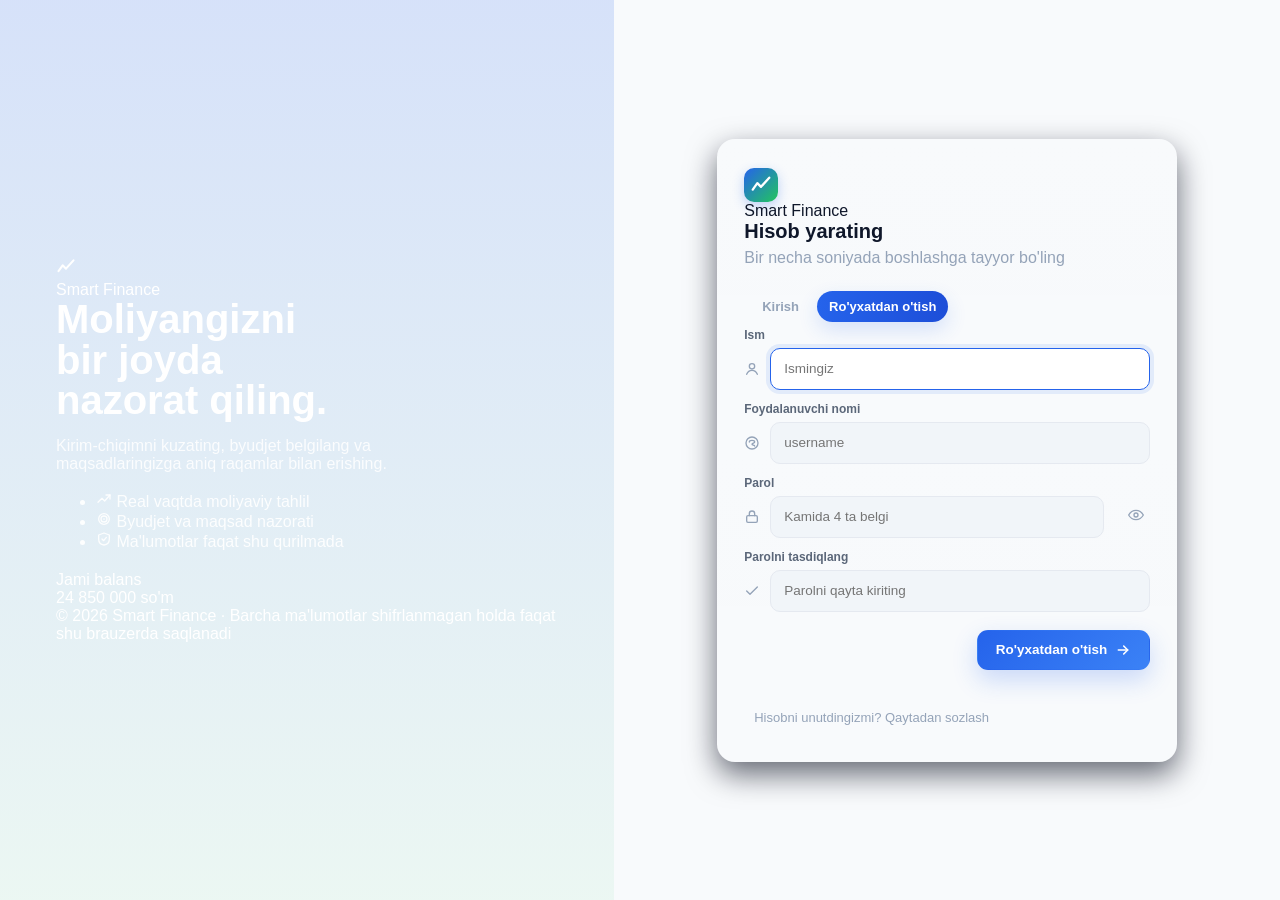
<file: index.html>
<!DOCTYPE html>
<html lang="uz">
<head>
<meta charset="UTF-8">
<meta name="viewport" content="width=device-width, initial-scale=1.0">
<title>Smart Finance Dashboard</title>
<link rel="stylesheet" href="style.css">
</head>
<body>

  <!-- ============ LOADING SCREEN ============ -->
  <div id="loading-screen" class="loading-screen">
    <div class="loader-brand">
      <div class="loader-mark">
        <svg viewBox="0 0 48 48" width="48" height="48">
          <path d="M6 34 L16 20 L24 28 L42 8" fill="none" stroke="url(#loaderGrad)" stroke-width="4" stroke-linecap="round" stroke-linejoin="round"/>
          <defs>
            <linearGradient id="loaderGrad" x1="0" y1="0" x2="1" y2="1">
              <stop offset="0" stop-color="#2563EB"/>
              <stop offset="1" stop-color="#22C55E"/>
            </linearGradient>
          </defs>
        </svg>
      </div>
      <div class="loader-title">Smart Finance</div>
      <div class="loader-bar"><span id="loader-progress"></span></div>
    </div>
  </div>

  <!-- ============ APP SHELL ============ -->
  <div id="app" class="app">

    <!-- ===== SIDEBAR ===== -->
    <aside class="sidebar" id="sidebar">
      <div class="sidebar-top">
        <div class="brand">
          <div class="brand-mark">
            <svg viewBox="0 0 48 48" width="22" height="22">
              <path d="M6 34 L16 20 L24 28 L42 8" fill="none" stroke="#fff" stroke-width="5" stroke-linecap="round" stroke-linejoin="round"/>
            </svg>
          </div>
          <span class="brand-name">Finance</span>
        </div>
        <button class="sidebar-toggle" id="sidebarToggle" title="Yig'ish/Yoyish">
          <svg width="18" height="18" viewBox="0 0 24 24" fill="none" stroke="currentColor" stroke-width="2"><path d="M4 6h16M4 12h10M4 18h16"/></svg>
        </button>
      </div>

      <nav class="nav" id="nav">
        <div class="nav-indicator" id="navIndicator"></div>
        <a href="#/dashboard" class="nav-item" data-route="dashboard">
          <span class="nav-icon"><svg width="18" height="18" viewBox="0 0 24 24" fill="none" stroke="currentColor" stroke-width="2" stroke-linecap="round" stroke-linejoin="round"><path d="M4 11 12 4l8 7"/><path d="M6 10v9a1 1 0 0 0 1 1h10a1 1 0 0 0 1-1v-9"/><path d="M10 20v-5h4v5"/></svg></span><span class="nav-label">Dashboard</span>
        </a>
        <a href="#/income" class="nav-item" data-route="income">
          <span class="nav-icon"><svg width="18" height="18" viewBox="0 0 24 24" fill="none" stroke="currentColor" stroke-width="2" stroke-linecap="round" stroke-linejoin="round"><polyline points="3 17 9 11 13 15 21 6"/><polyline points="15 6 21 6 21 12"/></svg></span><span class="nav-label">Kirim</span>
        </a>
        <a href="#/expense" class="nav-item" data-route="expense">
          <span class="nav-icon"><svg width="18" height="18" viewBox="0 0 24 24" fill="none" stroke="currentColor" stroke-width="2" stroke-linecap="round" stroke-linejoin="round"><polyline points="3 7 9 13 13 9 21 18"/><polyline points="15 18 21 18 21 12"/></svg></span><span class="nav-label">Chiqim</span>
        </a>
        <a href="#/reports" class="nav-item" data-route="reports">
          <span class="nav-icon"><svg width="18" height="18" viewBox="0 0 24 24" fill="none" stroke="currentColor" stroke-width="2" stroke-linecap="round" stroke-linejoin="round"><rect x="4" y="10" width="3.6" height="10" rx="1"/><rect x="10.2" y="4" width="3.6" height="16" rx="1"/><rect x="16.4" y="13" width="3.6" height="7" rx="1"/></svg></span><span class="nav-label">Hisobot</span>
        </a>
        <a href="#/goals" class="nav-item" data-route="goals">
          <span class="nav-icon"><svg width="18" height="18" viewBox="0 0 24 24" fill="none" stroke="currentColor" stroke-width="2" stroke-linecap="round" stroke-linejoin="round"><circle cx="12" cy="12" r="8"/><circle cx="12" cy="12" r="4.5"/><circle cx="12" cy="12" r="1.3" fill="currentColor" stroke="none"/></svg></span><span class="nav-label">Maqsadlar</span>
        </a>
        <a href="#/budget" class="nav-item" data-route="budget">
          <span class="nav-icon"><svg width="18" height="18" viewBox="0 0 24 24" fill="none" stroke="currentColor" stroke-width="2" stroke-linecap="round" stroke-linejoin="round"><rect x="3" y="5" width="18" height="16" rx="2"/><line x1="3" y1="10" x2="21" y2="10"/><line x1="8" y1="3" x2="8" y2="7"/><line x1="16" y1="3" x2="16" y2="7"/></svg></span><span class="nav-label">Budjet</span>
        </a>
        <a href="#/stats" class="nav-item" data-route="stats">
          <span class="nav-icon"><svg width="18" height="18" viewBox="0 0 24 24" fill="none" stroke="currentColor" stroke-width="2" stroke-linecap="round" stroke-linejoin="round"><polyline points="2 12 6 12 9 4 13 20 16 12 22 12"/></svg></span><span class="nav-label">Statistika</span>
        </a>
        <a href="#/settings" class="nav-item" data-route="settings">
          <span class="nav-icon"><svg width="18" height="18" viewBox="0 0 24 24" fill="none" stroke="currentColor" stroke-width="2" stroke-linecap="round" stroke-linejoin="round"><line x1="4" y1="6" x2="20" y2="6"/><circle cx="9" cy="6" r="2" fill="currentColor" stroke="none"/><line x1="4" y1="12" x2="20" y2="12"/><circle cx="15" cy="12" r="2" fill="currentColor" stroke="none"/><line x1="4" y1="18" x2="20" y2="18"/><circle cx="7" cy="18" r="2" fill="currentColor" stroke="none"/></svg></span><span class="nav-label">Sozlamalar</span>
        </a>
      </nav>

      <div class="sidebar-bottom">
        <div class="mini-quote" id="miniQuote"></div>
      </div>
    </aside>

    <!-- ===== MAIN COLUMN ===== -->
    <div class="main-col">

      <!-- ===== HEADER ===== -->
      <header class="header">
        <div class="header-left">
          <button class="icon-btn mobile-menu-btn" id="mobileMenuBtn" title="Menyu">
            <svg width="20" height="20" viewBox="0 0 24 24" fill="none" stroke="currentColor" stroke-width="2"><path d="M4 6h16M4 12h16M4 18h16"/></svg>
          </button>
          <div>
            <div class="header-title" id="pageTitle">Dashboard</div>
            <div class="header-sub" id="headerDate">—</div>
          </div>
        </div>

        <div class="header-search">
          <svg width="16" height="16" viewBox="0 0 24 24" fill="none" stroke="currentColor" stroke-width="2"><circle cx="11" cy="11" r="7"/><path d="M21 21l-4.3-4.3"/></svg>
          <input type="text" id="globalSearch" placeholder="Qidirish... (tranzaksiya, kategoriya)" autocomplete="off">
          <div class="search-results" id="searchResults"></div>
        </div>

        <div class="header-right">
          <div class="header-clock" id="headerClock">00:00:00</div>
          <button class="icon-btn" id="notifBtn" title="Bildirishnomalar">
            <svg width="20" height="20" viewBox="0 0 24 24" fill="none" stroke="currentColor" stroke-width="2"><path d="M18 8a6 6 0 0 0-12 0c0 7-3 9-3 9h18s-3-2-3-9"/><path d="M13.7 21a2 2 0 0 1-3.4 0"/></svg>
            <span class="notif-dot" id="notifDot"></span>
          </button>
          <button class="icon-btn" id="darkModeBtn" title="Tungi rejim">
            <svg width="20" height="20" viewBox="0 0 24 24" fill="none" stroke="currentColor" stroke-width="2" id="themeIcon"><path d="M21 12.8A9 9 0 1 1 11.2 3 7 7 0 0 0 21 12.8z"/></svg>
          </button>
          <div class="user-menu" id="userMenu">
            <img src="avatar.svg" alt="Foydalanuvchi" class="avatar" id="avatarImg">
            <div class="user-dropdown" id="userDropdown">
              <div class="user-dropdown-name" id="dropdownName">Foydalanuvchi</div>
              <a href="#/settings" data-route="settings"><svg width="15" height="15" viewBox="0 0 24 24" fill="none" stroke="currentColor" stroke-width="2" stroke-linecap="round" stroke-linejoin="round"><circle cx="12" cy="8" r="4"/><path d="M4 20c1.5-4 5-6 8-6s6.5 2 8 6"/></svg> Profilni tahrirlash</a>
              <a href="#" id="printBtn"><svg width="15" height="15" viewBox="0 0 24 24" fill="none" stroke="currentColor" stroke-width="2" stroke-linecap="round" stroke-linejoin="round"><path d="M6 9V3h12v6"/><rect x="4" y="9" width="16" height="8" rx="1"/><path d="M6 17v4h12v-4"/></svg> Chop etish</a>
              <a href="#" id="exportPdfBtn"><svg width="15" height="15" viewBox="0 0 24 24" fill="none" stroke="currentColor" stroke-width="2" stroke-linecap="round" stroke-linejoin="round"><path d="M14 3v5h5"/><path d="M6 3h8l5 5v13H6Z"/><line x1="9" y1="14" x2="15" y2="14"/><line x1="9" y1="17" x2="13" y2="17"/></svg> PDF eksport</a>
              <a href="#" id="exportExcelBtn"><svg width="15" height="15" viewBox="0 0 24 24" fill="none" stroke="currentColor" stroke-width="2" stroke-linecap="round" stroke-linejoin="round"><path d="M14 3v5h5"/><path d="M6 3h8l5 5v13H6Z"/><line x1="9.5" y1="13" x2="14.5" y2="18"/><line x1="14.5" y1="13" x2="9.5" y2="18"/></svg> Excel eksport</a>
              <div class="user-dropdown-divider"></div>
              <a href="#" id="logoutBtn" class="user-dropdown-danger"><svg width="15" height="15" viewBox="0 0 24 24" fill="none" stroke="currentColor" stroke-width="2" stroke-linecap="round" stroke-linejoin="round"><path d="M9 21H5a2 2 0 0 1-2-2V5a2 2 0 0 1 2-2h4"/><polyline points="16 17 21 12 16 7"/><line x1="21" y1="12" x2="9" y2="12"/></svg> Chiqish</a>
            </div>
          </div>
        </div>
      </header>

      <!-- ===== DYNAMIC MAIN ===== -->
      <main id="main" class="main"></main>
    </div>
  </div>

  <!-- ===== TOAST CONTAINER ===== -->
  <div class="toast-container" id="toastContainer"></div>

  <!-- ===== MODAL ROOT ===== -->
  <div class="modal-overlay" id="modalOverlay">
    <div class="modal" id="modalRoot"></div>
  </div>

  <!-- ===== CONFETTI CANVAS ===== -->
  <canvas id="confettiCanvas" class="confetti-canvas"></canvas>

  <script src="auth.js"></script>
  <script src="script.js"></script>
</body>
</html>
</file>
<file: style.css>
/* ===================================================================
   SMART FINANCE DASHBOARD — STYLE SYSTEM
   Design language: quiet SaaS surface (Stripe/Linear inspired),
   one signature move: the sliding sidebar indicator + gradient
   balance ribbon on the hero stat card.
=================================================================== */

:root{
  --primary:#2563EB;
  --primary-dark:#1D4ED8;
  --success:#22C55E;
  --danger:#EF4444;
  --warning:#F59E0B;
  --bg:#F8FAFC;
  --bg-dark:#111827;

  --surface:#FFFFFF;
  --surface-alt:#F1F5F9;
  --border:#E5E9F0;
  --text:#0F172A;
  --text-soft:#5B6779;
  --text-faint:#94A3B8;

  --radius:16px;
  --radius-sm:10px;
  --radius-lg:22px;

  --shadow-sm:0 1px 2px rgba(15,23,42,.04), 0 1px 1px rgba(15,23,42,.03);
  --shadow-md:0 8px 24px rgba(15,23,42,.06), 0 2px 6px rgba(15,23,42,.04);
  --shadow-lg:0 20px 50px rgba(15,23,42,.10), 0 6px 16px rgba(15,23,42,.05);

  --glass-bg:rgba(255,255,255,.6);
  --glass-border:rgba(255,255,255,.4);

  --font-ui: -apple-system, BlinkMacSystemFont, "Inter", "Segoe UI", Roboto, Helvetica, Arial, sans-serif;
  --font-num: "SF Mono", "JetBrains Mono", "Consolas", monospace;

  --sidebar-w:250px;
  --sidebar-w-collapsed:76px;

  --dur-fast:.15s;
  --dur:.28s;
  --dur-slow:.5s;
  --ease: cubic-bezier(.22,.8,.24,1);
}

[data-theme="dark"]{
  --bg:#0B1220;
  --bg-dark:#111827;
  --surface:#151E30;
  --surface-alt:#1B2438;
  --border:#232E45;
  --text:#EEF2F8;
  --text-soft:#94A3B8;
  --text-faint:#5B6779;

  --glass-bg:rgba(21,30,48,.6);
  --glass-border:rgba(255,255,255,.06);

  --shadow-sm:0 1px 2px rgba(0,0,0,.3);
  --shadow-md:0 8px 24px rgba(0,0,0,.35);
  --shadow-lg:0 20px 50px rgba(0,0,0,.45);
}

*,*::before,*::after{ box-sizing:border-box; }
html,body{ height:100%; }
body{
  margin:0;
  font-family:var(--font-ui);
  background:var(--bg);
  color:var(--text);
  -webkit-font-smoothing:antialiased;
  transition:background var(--dur) var(--ease), color var(--dur) var(--ease);
  overflow-x:hidden;
}
a{ color:inherit; text-decoration:none; }
button{ font-family:inherit; }
::selection{ background:rgba(37,99,235,.18); }

/* scrollbar */
::-webkit-scrollbar{ width:10px; height:10px; }
::-webkit-scrollbar-track{ background:transparent; }
::-webkit-scrollbar-thumb{ background:var(--border); border-radius:10px; }
::-webkit-scrollbar-thumb:hover{ background:var(--text-faint); }

/* =================== LOADING SCREEN =================== */
.loading-screen{
  position:fixed; inset:0; z-index:9999;
  display:flex; align-items:center; justify-content:center;
  background:var(--bg);
  transition:opacity var(--dur-slow) var(--ease), visibility var(--dur-slow);
}
.loading-screen.hide{ opacity:0; visibility:hidden; pointer-events:none; }
.loader-brand{ display:flex; flex-direction:column; align-items:center; gap:14px; }
.loader-mark{ animation:loaderPulse 1.4s ease-in-out infinite; }
@keyframes loaderPulse{ 0%,100%{ transform:scale(1); opacity:1;} 50%{ transform:scale(1.08); opacity:.7;} }
.loader-title{ font-weight:700; font-size:15px; letter-spacing:.02em; color:var(--text-soft); }
.loader-bar{ width:160px; height:3px; border-radius:3px; background:var(--border); overflow:hidden; }
.loader-bar span{
  display:block; height:100%; width:0%;
  background:linear-gradient(90deg, var(--primary), var(--success));
  animation:loaderFill 1.1s var(--ease) forwards;
}
@keyframes loaderFill{ to{ width:100%; } }

/* =================== APP SHELL =================== */
.app{ display:flex; min-height:100vh; }

/* =================== SIDEBAR =================== */
.sidebar{
  width:var(--sidebar-w);
  flex-shrink:0;
  background:var(--surface);
  border-right:1px solid var(--border);
  display:flex; flex-direction:column;
  padding:20px 14px;
  position:sticky; top:0; height:100vh;
  transition:width var(--dur) var(--ease), transform var(--dur) var(--ease);
  z-index:100;
}
.sidebar.collapsed{ width:var(--sidebar-w-collapsed); }

.sidebar-top{ display:flex; align-items:center; justify-content:space-between; padding:4px 8px 22px; }
.brand{ display:flex; align-items:center; gap:10px; overflow:hidden; }
.brand-mark{
  width:34px; height:34px; border-radius:10px; flex-shrink:0;
  background:linear-gradient(135deg, var(--primary), var(--success));
  display:flex; align-items:center; justify-content:center;
  box-shadow:0 4px 12px rgba(37,99,235,.28);
}
.brand-name{ font-weight:800; font-size:16.5px; letter-spacing:-.01em; white-space:nowrap; transition:opacity var(--dur); }
.sidebar.collapsed .brand-name{ opacity:0; width:0; }

.sidebar-toggle{
  width:30px; height:30px; border-radius:8px; border:1px solid var(--border);
  background:transparent; color:var(--text-soft); cursor:pointer;
  display:flex; align-items:center; justify-content:center;
  transition:background var(--dur-fast), color var(--dur-fast);
  flex-shrink:0;
}
.sidebar-toggle:hover{ background:var(--surface-alt); color:var(--text); }

.nav{ position:relative; display:flex; flex-direction:column; gap:2px; flex:1; }
.nav-indicator{
  position:absolute; left:0; width:100%; height:44px;
  background:var(--surface-alt);
  border-radius:var(--radius-sm);
  transition:transform var(--dur) var(--ease);
  z-index:0;
  border:1px solid var(--border);
}
.nav-item{
  position:relative; z-index:1;
  display:flex; align-items:center; gap:12px;
  height:44px; padding:0 12px;
  border-radius:var(--radius-sm);
  color:var(--text-soft);
  font-size:14px; font-weight:600;
  transition:color var(--dur-fast);
  white-space:nowrap; overflow:hidden;
}
.nav-item:hover{ color:var(--text); }
.nav-item.active{ color:var(--primary); }
.nav-icon{ font-size:17px; width:20px; text-align:center; flex-shrink:0; }
.sidebar.collapsed .nav-label{ opacity:0; width:0; }
.sidebar.collapsed .nav-item{ justify-content:center; padding:0; }
.sidebar.collapsed .nav-icon{ width:auto; }

.sidebar-bottom{ padding-top:14px; border-top:1px solid var(--border); }
.mini-quote{
  font-size:11.5px; color:var(--text-faint); line-height:1.5; padding:10px 8px 2px;
  transition:opacity var(--dur);
}
.sidebar.collapsed .mini-quote{ opacity:0; height:0; padding:0; overflow:hidden; }

/* =================== MAIN COLUMN =================== */
.main-col{ flex:1; min-width:0; display:flex; flex-direction:column; }

/* =================== HEADER =================== */
.header{
  position:sticky; top:0; z-index:50;
  display:flex; align-items:center; gap:18px;
  padding:14px 28px;
  background:var(--glass-bg);
  backdrop-filter:blur(14px) saturate(160%);
  -webkit-backdrop-filter:blur(14px) saturate(160%);
  border-bottom:1px solid var(--border);
}
.header-left{ display:flex; align-items:center; gap:12px; }
.header-title{ font-size:18px; font-weight:800; letter-spacing:-.01em; }
.header-sub{ font-size:12px; color:var(--text-faint); margin-top:1px; }
.mobile-menu-btn{ display:none; }

.header-search{
  position:relative;
  flex:1; max-width:420px;
  display:flex; align-items:center; gap:8px;
  background:var(--surface-alt);
  border:1px solid var(--border);
  border-radius:12px;
  padding:9px 14px;
  color:var(--text-faint);
  transition:border-color var(--dur-fast), box-shadow var(--dur-fast);
}
.header-search:focus-within{ border-color:var(--primary); box-shadow:0 0 0 4px rgba(37,99,235,.10); }
.header-search input{
  border:none; outline:none; background:transparent; width:100%;
  color:var(--text); font-size:13.5px; font-family:inherit;
}
.header-search input::placeholder{ color:var(--text-faint); }
.search-results{
  position:absolute; top:calc(100% + 8px); left:0; right:0;
  background:var(--surface); border:1px solid var(--border);
  border-radius:var(--radius-sm); box-shadow:var(--shadow-lg);
  max-height:320px; overflow-y:auto; display:none; z-index:60;
}
.search-results.show{ display:block; animation:fadeSlideDown var(--dur-fast) var(--ease); }
.search-item{ padding:10px 14px; display:flex; justify-content:space-between; gap:10px; cursor:pointer; border-bottom:1px solid var(--border); font-size:13px; }
.search-item:last-child{ border-bottom:none; }
.search-item:hover{ background:var(--surface-alt); }
.search-item .si-name{ font-weight:600; }
.search-item .si-meta{ color:var(--text-faint); font-size:11.5px; }
.search-empty{ padding:16px; text-align:center; color:var(--text-faint); font-size:13px; }

.header-right{ display:flex; align-items:center; gap:8px; margin-left:auto; }
.header-clock{ font-family:var(--font-num); font-size:13px; color:var(--text-soft); min-width:74px; text-align:right; }

.icon-btn{
  position:relative;
  width:38px; height:38px; border-radius:11px;
  border:1px solid var(--border); background:var(--surface);
  color:var(--text-soft); cursor:pointer;
  display:flex; align-items:center; justify-content:center;
  transition:transform var(--dur-fast), background var(--dur-fast), color var(--dur-fast);
}
.icon-btn:hover{ background:var(--surface-alt); color:var(--text); transform:translateY(-1px); }
.icon-btn:active{ transform:translateY(0) scale(.94); }
.notif-dot{
  position:absolute; top:8px; right:9px; width:7px; height:7px; border-radius:50%;
  background:var(--danger); border:2px solid var(--surface); display:none;
}
.notif-dot.show{ display:block; }

.user-menu{ position:relative; margin-left:4px; }
.avatar{ width:38px; height:38px; border-radius:50%; cursor:pointer; border:2px solid var(--surface); box-shadow:0 0 0 1px var(--border); display:block; }
.user-dropdown{
  position:absolute; top:calc(100% + 10px); right:0; min-width:200px;
  background:var(--surface); border:1px solid var(--border); border-radius:var(--radius-sm);
  box-shadow:var(--shadow-lg); padding:8px; display:none; z-index:60;
}
.user-dropdown.show{ display:block; animation:fadeSlideDown var(--dur-fast) var(--ease); }
.user-dropdown-name{ font-size:12.5px; font-weight:700; color:var(--text-faint); padding:6px 10px 8px; border-bottom:1px solid var(--border); margin-bottom:4px; }
.user-dropdown a{ display:block; padding:9px 10px; font-size:13.5px; border-radius:8px; color:var(--text); }
.user-dropdown a:hover{ background:var(--surface-alt); }

@keyframes fadeSlideDown{ from{ opacity:0; transform:translateY(-6px);} to{ opacity:1; transform:translateY(0);} }

/* =================== MAIN CONTENT =================== */
.main{ padding:26px 28px 60px; flex:1; }
.view{ animation:viewIn var(--dur) var(--ease); }
@keyframes viewIn{ from{ opacity:0; transform:translateY(8px);} to{ opacity:1; transform:translateY(0);} }

.section-head{ display:flex; align-items:flex-end; justify-content:space-between; gap:14px; margin-bottom:18px; flex-wrap:wrap; }
.section-head h2{ font-size:20px; margin:0 0 2px; font-weight:800; letter-spacing:-.01em; }
.section-head p{ margin:0; color:var(--text-faint); font-size:13px; }

/* buttons */
.btn{
  display:inline-flex; align-items:center; justify-content:center; gap:8px;
  height:40px; padding:0 18px; border-radius:11px; border:1px solid transparent;
  font-weight:700; font-size:13.5px; cursor:pointer;
  transition:transform var(--dur-fast), box-shadow var(--dur-fast), background var(--dur-fast), filter var(--dur-fast);
  position:relative; overflow:hidden;
}
.btn:active{ transform:scale(.97); }
.btn-primary{ background:linear-gradient(135deg, var(--primary), #3B82F6); color:#fff; box-shadow:0 8px 18px rgba(37,99,235,.28); }
.btn-primary:hover{ filter:brightness(1.06); box-shadow:0 10px 22px rgba(37,99,235,.36); }
.btn-outline{ background:var(--surface); border-color:var(--border); color:var(--text); }
.btn-outline:hover{ background:var(--surface-alt); }
.btn-danger-ghost{ background:transparent; color:var(--danger); border-color:transparent; }
.btn-danger-ghost:hover{ background:rgba(239,68,68,.08); }
.btn-sm{ height:32px; padding:0 12px; font-size:12.5px; border-radius:9px; }
.btn-icon-only{ width:40px; padding:0; }

/* ripple */
.ripple{ position:absolute; border-radius:50%; background:rgba(255,255,255,.5); transform:scale(0); animation:rippleAnim .6s var(--ease); pointer-events:none; }
[data-theme="dark"] .btn-outline .ripple{ background:rgba(255,255,255,.15); }
@keyframes rippleAnim{ to{ transform:scale(3); opacity:0; } }

/* =================== CARDS / GRID =================== */
.card{
  background:var(--surface); border:1px solid var(--border); border-radius:var(--radius);
  box-shadow:var(--shadow-sm); transition:box-shadow var(--dur), transform var(--dur), border-color var(--dur);
}
.card:hover{ box-shadow:var(--shadow-md); }
.grid{ display:grid; gap:18px; }

.stat-grid{ grid-template-columns:repeat(4,1fr); margin-bottom:20px; }
.stat-grid.secondary{ grid-template-columns:repeat(4,1fr); }

/* =================== AUTH / LOGIN PAGE OVERRIDES =================== */
.auth-shell{
  display:flex;
  min-height:100vh;
  align-items:stretch;
  gap:0;
}
.auth-showcase{
  flex:1 1 48%;
  padding:48px 56px;
  display:flex;
  flex-direction:column;
  justify-content:center;
  color:#fff;
  background:linear-gradient(180deg, rgba(37,99,235,0.16), rgba(34,197,94,0.06));
  min-width:360px;
}
.auth-showcase .showcase-headline{ font-size:40px; line-height:1.02; margin:0 0 8px; font-weight:800; }
.auth-showcase .showcase-sub{ color:rgba(255,255,255,0.85); max-width:44ch; }
.auth-showcase .showcase-features{ margin-top:18px; color:rgba(255,255,255,0.9); }
.auth-showcase .showcase-mock{ margin-top:20px; }

.auth-main{
  flex:1 1 52%;
  display:flex;
  align-items:center;
  justify-content:center;
  padding:40px 56px;
  background:transparent;
}
.auth-card{
  width:460px;
  max-width:96%;
  padding:28px 26px;
  border-radius:18px;
  background:linear-gradient(180deg, rgba(255,255,255,0.02), rgba(255,255,255,0.01));
  border:1px solid rgba(255,255,255,0.04);
  box-shadow:0 12px 30px rgba(2,6,23,0.6);
}
.auth-card-head{ margin-bottom:18px; }
.auth-title{ margin:0; font-size:20px; font-weight:800; }
.auth-subtitle{ margin:6px 0 0; color:var(--text-faint); }

.auth-form{ display:flex; flex-direction:column; gap:12px; }
.input-icon-wrap{ display:flex; align-items:center; gap:10px; }
.input-icon-wrap .input-icon{ color:var(--text-faint); }
.input-icon-wrap input{ flex:1; padding:12px 12px; border-radius:10px; border:1px solid rgba(255,255,255,0.06); background:transparent; color:var(--text); outline:none; }
.pw-wrap{ position:relative; }
.pw-toggle{ border:0; background:transparent; cursor:pointer; margin-left:8px; color:var(--text-faint); }
.auth-remember{ display:flex; align-items:center; gap:8px; color:var(--text-faint); }
.auth-submit{ margin-top:6px; align-self:flex-end; }

.auth-hint{ margin-top:12px; height:20px; font-size:13px; color:var(--text-faint); }

/* Mobile: stack and hide showcase to focus on form */
@media (max-width:900px){
  .auth-shell{ flex-direction:column; }
  .auth-showcase{ display:none; }
  .auth-main{ padding:28px; }
  .auth-card{ width:100%; box-shadow:var(--shadow-md); }
}

@media (max-width:480px){
  .auth-card{ padding:18px; border-radius:14px; }
  .auth-title{ font-size:18px; }
}

/* ===== Auth buttons & tabs ===== */
.auth-tabs{
  display:inline-flex;
  align-items:center;
  gap:6px;
  padding:6px;
  background:rgba(255,255,255,0.02);
  border-radius:999px;
}
.auth-tab{
  appearance:none; -webkit-appearance:none; border:0; background:transparent;
  padding:8px 12px; border-radius:999px; cursor:pointer;
  font-weight:700; font-size:13px; color:var(--text-faint);
  transition:all .18s var(--ease);
}
.auth-tab:hover{ color:var(--text); transform:translateY(-1px); }
.auth-tab.active{
  background:linear-gradient(90deg,var(--primary),var(--primary-dark));
  color:#fff; box-shadow:0 8px 20px rgba(37,99,235,.16);
}
.auth-tab-indicator{ display:none; }

.auth-reset-link{
  appearance:none; -webkit-appearance:none; border:0; background:transparent;
  color:var(--text-faint); padding:8px 10px; border-radius:8px; cursor:pointer;
  font-size:13px; display:inline-block; text-align:left;
}
.auth-reset-link:hover{ text-decoration:underline; color:var(--text); background:rgba(255,255,255,0.02); }

/* ensure primary submit in auth-card looks prominent on dark background */
.auth-card .btn-primary{
  background:linear-gradient(135deg,var(--primary),#3B82F6); color:#fff; box-shadow:0 10px 24px rgba(37,99,235,.22);
}



.stat-card{
  padding:20px; position:relative; overflow:hidden; cursor:default;
}
.stat-card:hover{ transform:translateY(-3px); }
.stat-card .stat-icon{
  width:38px; height:38px; border-radius:10px; display:flex; align-items:center; justify-content:center;
  font-size:17px; margin-bottom:14px;
}
.stat-card .stat-label{ font-size:12.5px; color:var(--text-faint); font-weight:600; }
.stat-card .stat-value{ font-family:var(--font-num); font-size:24px; font-weight:700; margin-top:4px; letter-spacing:-.02em; }
.stat-card .stat-delta{ font-size:11.5px; margin-top:8px; font-weight:700; display:inline-flex; align-items:center; gap:4px; }
.stat-delta.up{ color:var(--success); }
.stat-delta.down{ color:var(--danger); }

.stat-card.hero{
  grid-column:span 1;
  background:linear-gradient(135deg, var(--primary) 0%, #1E40AF 60%, #16a34a 130%);
  color:#fff; border:none;
}
.stat-card.hero .stat-label{ color:rgba(255,255,255,.78); }
.stat-card.hero .stat-icon{ background:rgba(255,255,255,.16); }
.stat-card.hero .stat-delta.up{ color:#BBF7D0; }
.stat-card.hero .stat-delta.down{ color:#FECACA; }

.icon-blue{ background:rgba(37,99,235,.12); color:var(--primary); }
.icon-green{ background:rgba(34,197,94,.12); color:var(--success); }
.icon-red{ background:rgba(239,68,68,.12); color:var(--danger); }
.icon-amber{ background:rgba(245,158,11,.12); color:var(--warning); }

/* Skeleton loading */
.skeleton{
  background:linear-gradient(90deg, var(--surface-alt) 25%, var(--border) 37%, var(--surface-alt) 63%);
  background-size:400% 100%;
  animation:shimmer 1.4s ease infinite;
  border-radius:8px;
}
@keyframes shimmer{ 0%{ background-position:100% 0;} 100%{ background-position:-100% 0; } }
.skeleton-card{ height:104px; border-radius:var(--radius); }
.skeleton-row{ height:16px; margin-bottom:10px; }

/* =================== TWO COLUMN LAYOUT =================== */
.two-col{ display:grid; grid-template-columns:1.6fr 1fr; gap:18px; align-items:start; }

.panel{ padding:20px; }
.panel-head{ display:flex; align-items:center; justify-content:space-between; margin-bottom:14px; }
.panel-head h3{ font-size:14.5px; margin:0; font-weight:800; }
.panel-head .muted{ font-size:12px; color:var(--text-faint); }

/* Transaction list */
.tx-list{ display:flex; flex-direction:column; }
.tx-row{
  display:flex; align-items:center; gap:12px; padding:12px 4px;
  border-bottom:1px solid var(--border);
  transition:background var(--dur-fast);
  border-radius:10px;
}
.tx-row:hover{ background:var(--surface-alt); }
.tx-row:last-child{ border-bottom:none; }
.tx-avatar{ width:38px; height:38px; border-radius:11px; display:flex; align-items:center; justify-content:center; font-size:16px; flex-shrink:0; }
.tx-info{ flex:1; min-width:0; }
.tx-name{ font-weight:700; font-size:13.5px; }
.tx-meta{ font-size:11.5px; color:var(--text-faint); margin-top:2px; }
.tx-amount{ font-family:var(--font-num); font-weight:700; font-size:14px; white-space:nowrap; }
.tx-amount.in{ color:var(--success); }
.tx-amount.out{ color:var(--danger); }
.tx-actions{ display:flex; gap:6px; opacity:0; transition:opacity var(--dur-fast); }
.tx-row:hover .tx-actions{ opacity:1; }
.tx-actions button{
  width:28px; height:28px; border-radius:8px; border:1px solid var(--border); background:var(--surface);
  cursor:pointer; display:flex; align-items:center; justify-content:center; color:var(--text-soft);
}
.tx-actions button:hover{ color:var(--primary); background:var(--surface-alt); }

.empty-state{ text-align:center; padding:50px 16px; color:var(--text-faint); }
.empty-state .empty-icon{ font-size:38px; margin-bottom:10px; }
.empty-state .empty-title{ font-weight:700; color:var(--text); margin-bottom:4px; }

/* Quote */
.quote-card{ padding:18px; background:linear-gradient(135deg, rgba(37,99,235,.08), rgba(34,197,94,.06)); border:1px dashed var(--border); }
.quote-card .q-text{ font-size:13.5px; font-style:italic; color:var(--text); }
.quote-card .q-label{ font-size:11px; color:var(--text-faint); margin-top:8px; font-weight:700; letter-spacing:.03em; text-transform:uppercase; }

/* Progress bar */
.progress-track{ height:9px; background:var(--surface-alt); border-radius:20px; overflow:hidden; position:relative; border:1px solid var(--border); }
.progress-fill{ height:100%; border-radius:20px; background:linear-gradient(90deg, var(--primary), var(--success)); transition:width .8s var(--ease); position:relative; }
.progress-fill.warn{ background:linear-gradient(90deg, var(--warning), #FBBF24); }
.progress-fill.danger{ background:linear-gradient(90deg, var(--danger), #F87171); }
.progress-fill::after{
  content:''; position:absolute; inset:0;
  background:linear-gradient(110deg, transparent 30%, rgba(255,255,255,.5) 50%, transparent 70%);
  background-size:200% 100%; animation:progShine 2.2s linear infinite;
}
[data-theme="dark"] .progress-fill::after{ background:linear-gradient(110deg, transparent 30%, rgba(255,255,255,.15) 50%, transparent 70%); background-size:200% 100%; }
@keyframes progShine{ from{ background-position:200% 0;} to{ background-position:-200% 0; } }

/* Goal card */
.goal-card{ padding:18px; display:flex; flex-direction:column; gap:12px; }
.goal-top{ display:flex; justify-content:space-between; align-items:flex-start; gap:10px; }
.goal-name{ font-weight:800; font-size:14.5px; }
.goal-sub{ font-size:11.5px; color:var(--text-faint); margin-top:2px; }
.goal-nums{ display:flex; justify-content:space-between; font-size:12px; color:var(--text-soft); font-family:var(--font-num); }
.goal-percent{ font-weight:800; font-family:var(--font-num); font-size:20px; }
.goal-grid{ grid-template-columns:repeat(3,1fr); }

/* Budget card */
.budget-card{ padding:16px; display:flex; flex-direction:column; gap:10px; }
.budget-top{ display:flex; justify-content:space-between; align-items:center; }
.budget-cat{ font-weight:700; font-size:13.5px; display:flex; align-items:center; gap:8px; }
.budget-amounts{ font-size:11.5px; color:var(--text-faint); font-family:var(--font-num); }
.badge{ font-size:10.5px; font-weight:800; padding:3px 8px; border-radius:20px; letter-spacing:.02em; }
.badge-ok{ background:rgba(34,197,94,.12); color:var(--success); }
.badge-warn{ background:rgba(245,158,11,.14); color:var(--warning); }
.badge-danger{ background:rgba(239,68,68,.14); color:var(--danger); }

/* Reports */
.report-grid{ grid-template-columns:repeat(2,1fr); }
.report-card{ padding:18px; display:flex; flex-direction:column; gap:6px; }
.report-label{ font-size:12px; color:var(--text-faint); font-weight:700; }
.report-value{ font-size:19px; font-weight:800; font-family:var(--font-num); }
.report-extra{ font-size:11.5px; color:var(--text-faint); }

/* Charts */
.chart-card{ padding:18px; }
.chart-legend{ display:flex; flex-wrap:wrap; gap:10px; margin-top:12px; }
.legend-item{ display:flex; align-items:center; gap:6px; font-size:11.5px; color:var(--text-soft); }
.legend-dot{ width:9px; height:9px; border-radius:3px; }
canvas.chart-canvas{ width:100%; display:block; }

/* Forms */
.form-grid{ display:grid; grid-template-columns:1fr 1fr; gap:14px; }
.field{ display:flex; flex-direction:column; gap:6px; }
.field.full{ grid-column:1/-1; }
.field label{ font-size:12px; font-weight:700; color:var(--text-soft); }
.field input, .field select, .field textarea{
  height:42px; border-radius:10px; border:1px solid var(--border); background:var(--surface-alt);
  padding:0 13px; font-size:13.5px; color:var(--text); font-family:inherit; outline:none;
  transition:border-color var(--dur-fast), box-shadow var(--dur-fast), background var(--dur-fast);
}
.field textarea{ height:auto; padding:10px 13px; resize:vertical; min-height:70px; }
.field input:focus, .field select:focus, .field textarea:focus{
  border-color:var(--primary); box-shadow:0 0 0 4px rgba(37,99,235,.10); background:var(--surface);
}
.field.error input, .field.error select{ border-color:var(--danger); box-shadow:0 0 0 4px rgba(239,68,68,.08); }
.field-error-msg{ font-size:11px; color:var(--danger); display:none; }
.field.error .field-error-msg{ display:block; }
.type-toggle{ display:flex; gap:8px; }
.type-toggle button{
  flex:1; height:42px; border-radius:10px; border:1px solid var(--border); background:var(--surface-alt);
  font-weight:700; font-size:13px; cursor:pointer; color:var(--text-soft); transition:all var(--dur-fast);
}
.type-toggle button.active-in{ background:rgba(34,197,94,.14); color:var(--success); border-color:var(--success); }
.type-toggle button.active-out{ background:rgba(239,68,68,.14); color:var(--danger); border-color:var(--danger); }

/* toolbar for lists */
.toolbar{ display:flex; gap:10px; flex-wrap:wrap; margin-bottom:16px; align-items:center; }
.toolbar input, .toolbar select{
  height:38px; border-radius:10px; border:1px solid var(--border); background:var(--surface);
  padding:0 12px; font-size:13px; color:var(--text); outline:none; font-family:inherit;
}
.toolbar input:focus, .toolbar select:focus{ border-color:var(--primary); }
.toolbar .spacer{ flex:1; }

/* table */
.tx-table-wrap{ overflow-x:auto; }
table.tx-table{ width:100%; border-collapse:collapse; font-size:13px; min-width:640px; }
table.tx-table th{ text-align:left; padding:10px 12px; color:var(--text-faint); font-size:11.5px; text-transform:uppercase; letter-spacing:.03em; font-weight:700; border-bottom:1px solid var(--border); cursor:pointer; user-select:none; white-space:nowrap; }
table.tx-table th:hover{ color:var(--text); }
table.tx-table td{ padding:12px; border-bottom:1px solid var(--border); }
table.tx-table tr:hover td{ background:var(--surface-alt); }

.pagination{ display:flex; justify-content:center; gap:6px; margin-top:16px; }
.pagination button{
  width:32px; height:32px; border-radius:8px; border:1px solid var(--border); background:var(--surface);
  cursor:pointer; font-size:12.5px; font-weight:700; color:var(--text-soft);
}
.pagination button.active{ background:var(--primary); color:#fff; border-color:var(--primary); }
.pagination button:hover:not(.active){ background:var(--surface-alt); }

/* toast */
.toast-container{ position:fixed; top:20px; right:20px; z-index:9998; display:flex; flex-direction:column; gap:10px; }
.toast{
  min-width:280px; max-width:340px; background:var(--surface); border:1px solid var(--border);
  border-radius:12px; box-shadow:var(--shadow-lg); padding:13px 15px; display:flex; gap:10px; align-items:flex-start;
  transform:translateX(120%); animation:toastIn .4s var(--ease) forwards;
}
.toast.hide{ animation:toastOut .35s var(--ease) forwards; }
@keyframes toastIn{ to{ transform:translateX(0); } }
@keyframes toastOut{ to{ transform:translateX(120%); opacity:0; } }
.toast-icon{ width:30px; height:30px; border-radius:9px; display:flex; align-items:center; justify-content:center; flex-shrink:0; font-size:14px; }
.toast-body{ flex:1; }
.toast-title{ font-weight:700; font-size:13px; }
.toast-msg{ font-size:12px; color:var(--text-faint); margin-top:2px; }
.toast.success .toast-icon{ background:rgba(34,197,94,.14); color:var(--success); }
.toast.error .toast-icon{ background:rgba(239,68,68,.14); color:var(--danger); }
.toast.info .toast-icon{ background:rgba(37,99,235,.14); color:var(--primary); }
.toast.warn .toast-icon{ background:rgba(245,158,11,.14); color:var(--warning); }

/* modal */
.modal-overlay{
  position:fixed; inset:0; background:rgba(15,23,42,.45); backdrop-filter:blur(3px);
  display:none; align-items:flex-start; justify-content:center; z-index:9000; padding:6vh 16px; overflow-y:auto;
}
.modal-overlay.show{ display:flex; animation:fadeIn var(--dur-fast); }
@keyframes fadeIn{ from{ opacity:0;} to{ opacity:1;} }
.modal{
  background:var(--surface); border-radius:var(--radius-lg); border:1px solid var(--border);
  width:100%; max-width:560px; box-shadow:var(--shadow-lg); padding:24px;
  animation:modalPop var(--dur) var(--ease);
}
@keyframes modalPop{ from{ opacity:0; transform:translateY(14px) scale(.98);} to{ opacity:1; transform:translateY(0) scale(1);} }
.modal-head{ display:flex; align-items:center; justify-content:space-between; margin-bottom:18px; }
.modal-head h3{ margin:0; font-size:17px; font-weight:800; }
.modal-close{ width:32px; height:32px; border-radius:9px; border:1px solid var(--border); background:transparent; cursor:pointer; color:var(--text-soft); }
.modal-close:hover{ background:var(--surface-alt); }
.modal-actions{ display:flex; justify-content:flex-end; gap:10px; margin-top:20px; }

/* confetti */
.confetti-canvas{ position:fixed; inset:0; pointer-events:none; z-index:9500; display:none; }

/* count up helper */
.countup{ display:inline-block; }

/* responsive */
@media (max-width:1180px){
  .stat-grid, .stat-grid.secondary{ grid-template-columns:repeat(2,1fr); }
  .two-col{ grid-template-columns:1fr; }
  .report-grid{ grid-template-columns:1fr; }
  .goal-grid{ grid-template-columns:repeat(2,1fr); }
}
@media (max-width:860px){
  .sidebar{
    position:fixed; left:0; top:0; height:100vh; transform:translateX(-100%);
    box-shadow:var(--shadow-lg);
  }
  .sidebar.mobile-open{ transform:translateX(0); }
  .mobile-menu-btn{ display:flex; }
  .header-search{ display:none; }
  .stat-grid, .stat-grid.secondary{ grid-template-columns:repeat(2,1fr); }
  .form-grid{ grid-template-columns:1fr; }
  .goal-grid{ grid-template-columns:1fr; }
}
@media (max-width:520px){
  .stat-grid, .stat-grid.secondary{ grid-template-columns:1fr; }
  .header{ padding:12px 16px; gap:10px; }
  .main{ padding:18px 14px 50px; }
  .header-clock{ display:none; }
}

/* reduced motion */
@media (prefers-reduced-motion: reduce){
  *{ animation-duration:.001ms !important; transition-duration:.001ms !important; }
}
</file>
